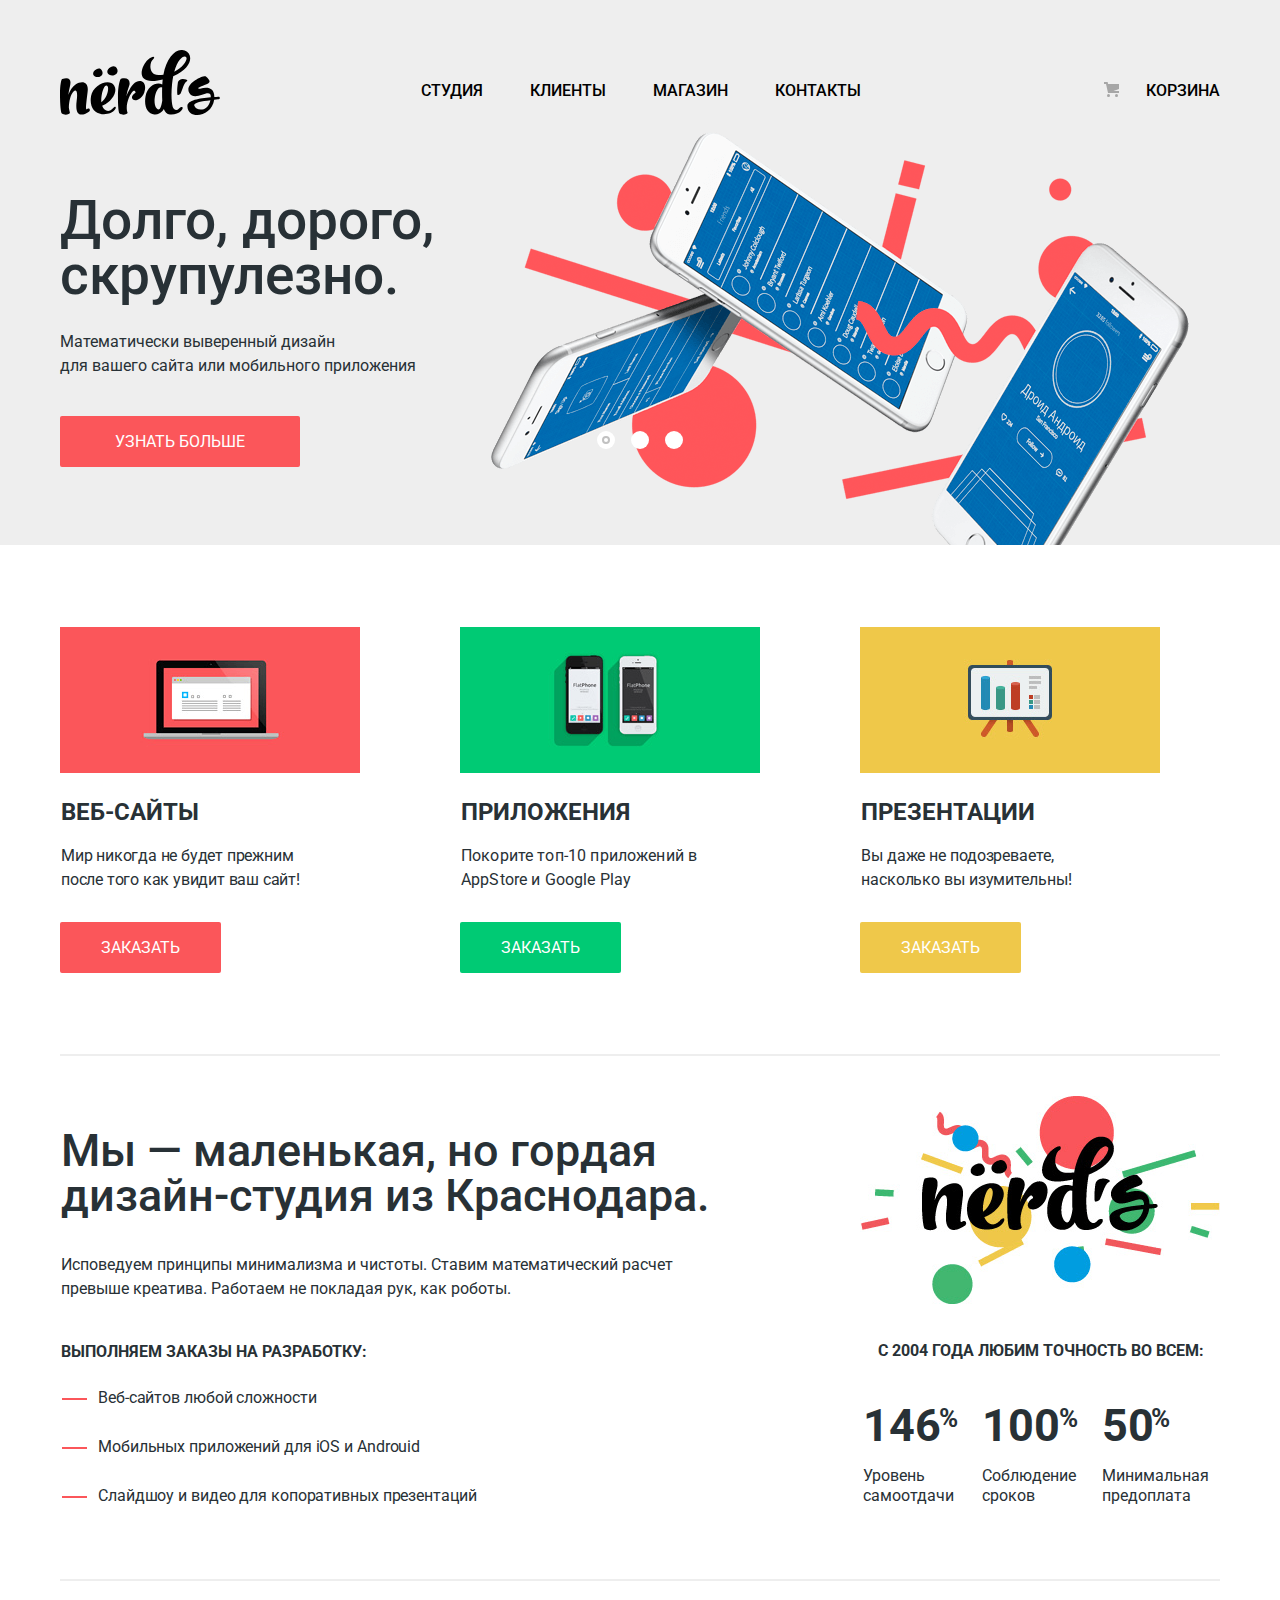
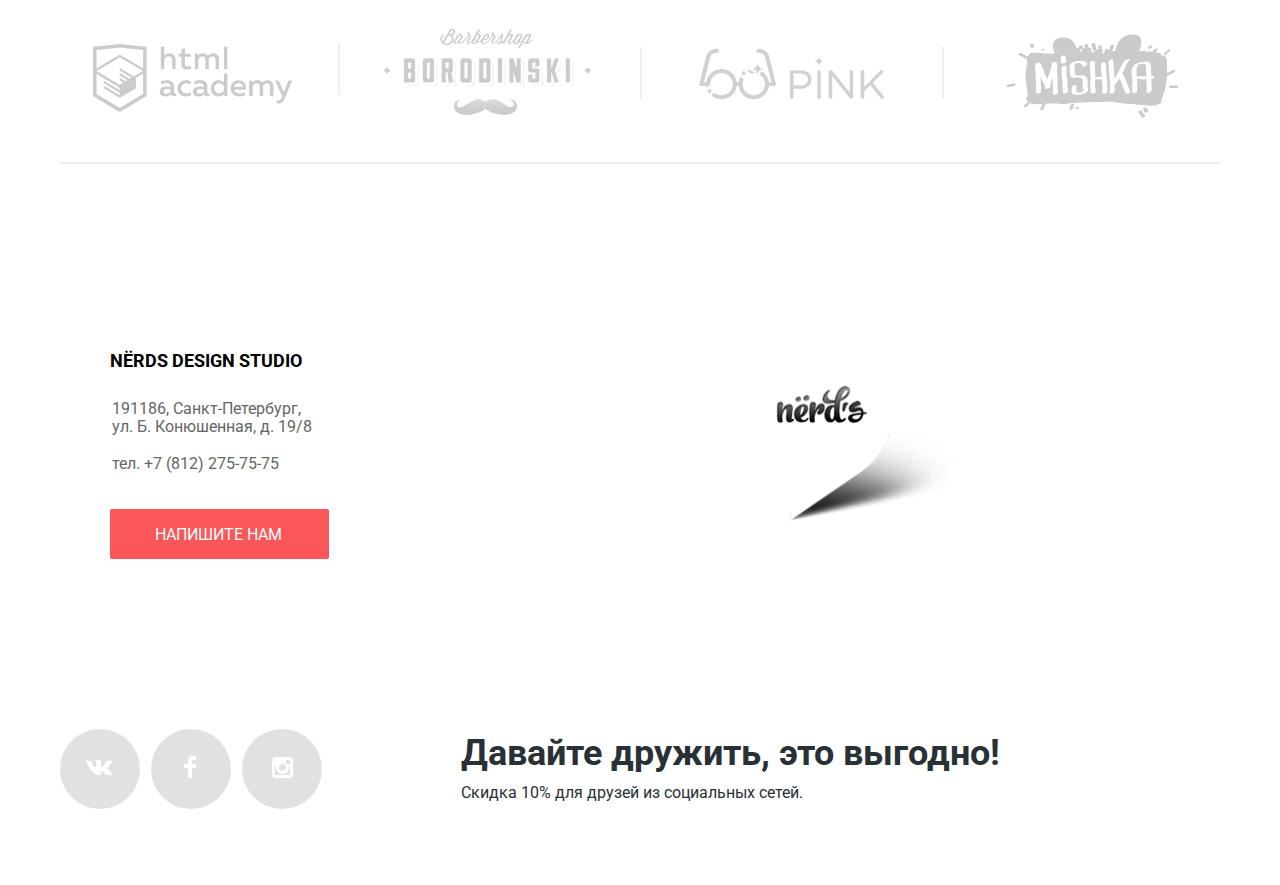
<file: index.html>
<!DOCTYPE html>
<html lang="ru">
  <head>
    <meta charset="utf-8">
    <title>HTML Academy: Нёрдс</title>
    <link href="https://fonts.googleapis.com/css?family=Roboto:400,400i,500,500i,700&amp;subset=cyrillic" rel="stylesheet">
    <link href="css/normalize.min.css" rel="stylesheet">
    <link href="css/style.css" rel="stylesheet">
  </head>
  <body>
    <header class="main-header">
      <nav class="main-navigation">
        <!-- основной флекс блок -->
        <a href="#" class="main-header-logo">
          <img src="img/nerds-logo.svg" width="160" height="65" alt="Лого Nerds">
        </a>
        <ul class="site-navigation">
          <li>
            <a href="#">Студия</a>
          </li>
          <li>
            <a href="#">Клиенты</a>
          </li>
          <li>
            <a href="catalog.html">Магазин</a>
          </li>
          <li>
            <a href="#">Контакты</a>
          </li>
        </ul>
        <ul class="cart-navigation">
          <li>
            <a href="#" class="cart-link">Корзина</a>
          </li>
        </ul>
      </nav>
    </header>
    <main>
      <section class="main-promo">
        <h2 class="visually-hidden">Тизер</h2>
        <div class="container">
          <div class="slide slide01">
            <div class="flex-slogan-text">
              <span class="slogan">Долго, дорого,<br> скрупулезно.</span>
              <p>Математически выверенный дизайн <br>для вашего сайта или мобильного приложения</p>
              <a href="#" class="btn learn-more">Узнать больше</a>
            </div>
            <div class="slider">
              <img src="img/studio/slide1.png" width="698" height="413" alt="Слайд 1" title="Промо слайд 1">
            </div>
          </div>
          <div class="slide slide02 slide-hide">
            <div class="flex-slogan-text">
              <span class="slogan">Любим математику, как никто другой.</span>
              <p>Никакого креатива, только математические формулы для расчета идеальных пропорций</p>
              <a href="#" class="btn learn-more">Узнать больше</a>
            </div>
            <div class="slider">
              <img src="img/studio/slide2.png" width="698" height="413" alt="Слайд 2" title="Промо слайд 2">
            </div>
          </div>
          <div class="slide slide03 slide-hide">
            <div class="flex-slogan-text">
              <span class="slogan">Только ночь, только хардкор.</span>
              <p>Работать днем, как все? Мы против этого. Ближе к полуночи работа только начинается.</p>
              <a href="#" class="btn learn-more">Узнать больше</a>
            </div>
            <div class="slider">
              <img src="img/studio/slide3.png" width="698" height="413" alt="Слайд 3" title="Промо слайд 3">
            </div>
          </div>
        </div>
        <div class="slider-controls">
          <i class="active"></i>
          <i></i>
          <i></i>
        </div>
      </section>
      <section class="offers">
        <div class="offers-container container">
          <!-- основной флекс блок для offers -->
          <div class="offers-item offers-site">
            <img src="img/studio/illustration-1.png" width="300" height="146" alt="Лого Веб-сайты" title="Лого Веб-сайты">
            <h3>Веб-сайты</h3>
            <p>Мир никогда не будет прежним после того как увидит ваш сайт!</p>
            <a href="#" class="btn buy-site">Заказать</a>
          </div>
          <div class="offers-item offers-apps">
            <img src="img/studio/illustration-2.png" width="300" height="146" alt="Лого Приложения" title="Лого Приложения">
            <h3>Приложения</h3>
            <p>Покорите топ-10 приложений в AppStore и Google Play</p>
            <a href="#" class="btn buy-apps">Заказать</a>
          </div>
          <div class="offers-item offers-presentation">
            <img src="img/studio/illustration-3.png" width="300" height="146" alt="Лого Презентации" title="Лого Презентации">
            <h3>Презентации</h3>
            <p>Вы даже не подозреваете, насколько вы изумительны!</p>
            <a href="#" class="btn buy-presentation">Заказать</a>
          </div>
        </div>
      </section>
      <section class="about-company">
        <div class="about-company-container container">
          <!--  основной флекс блок для about-company -->
          <div class="about-company-brief">
            <h3>Мы — маленькая, но гордая дизайн-студия из Краснодара.</h3>
            <p>Исповедуем принципы минимализма и чистоты. Ставим математический расчет превыше креатива. Работаем не покладая рук, как роботы.</p>
            <h4>Выполняем заказы на разработку:</h4>
            <ul class="about-company-list">
              <li class="about-company-brief-item">Веб-сайтов любой сложности</li>
              <li class="about-company-brief-item">Мобильных приложений для iOS и Androuid</li>
              <li class="about-company-brief-item">Слайдшоу и видео для копоративных презентаций</li>
            </ul>
          </div>
          <div class="about-company-stat">
            <img src="img/studio/nerds-illustration.png" width="360" height="208" alt="Лого Информация о компании" title="Лого Информация о компании">
            <table class="our-stat">
              <caption>С 2004 года любим точность во всем:</caption>
              <tr class="table-data-percents">
                <td class="table-data-num">146</td>
                <td class="table-data-num">100</td>
                <td class="table-data-num table-data-num-two">50</td>
              </tr>
              <tr>
                <td class="table-data-text">Уровень самоотдачи</td>
                <td class="table-data-text">Соблюдение сроков</td>
                <td class="table-data-text">Минимальная предоплата</td>
              </tr>
            </table>
          </div>
        </div>
      </section>
      <section class="partners">
        <h2 class="visually-hidden">Партнеры</h2>
        <div class="container">
          <ul class="all-partners-list">
            <li class="partners-list">
              <a href="https://htmlacademy.ru/intensive/htmlcss">
                <img src="img/partners/logo-1.png" width="199" height="68" alt="HTML Academy" title="HTML Academy">
              </a>
            </li>
            <li class="partners-list">
              <a href="#">
                <img src="img/partners/logo-2.png" width="209" height="90" alt="Barbershop Borodinski" title="Barbershop Borodinski">
              </a>
            </li>
            <li class="partners-list">
              <a href="#">
                <img src="img/partners/logo-3.png" width="185" height="52" alt="Pink" title="Pink">
              </a>
            </li>
            <li class="partners-list">
              <a href="#">
                <img src="img/partners/logo-4.png" width="173" height="84" alt="Mishka" title="Mishka">
              </a>
            </li>
          </ul>
        </div>
      </section>
    </main>
    <footer class="footer-whole">
      <iframe src="https://www.google.com/maps/embed?pb=!1m18!1m12!1m3!1d15988.035052576302!2d30.30625044968861!3d59.940365840104974!2m3!1f0!2f0!3f0!3m2!1i1024!2i768!4f13.1!3m3!1m2!1s0x4696310fca5afc31%3A0x5f2ac55f567b2400!2sHTML+Academy!5e0!3m2!1sru!2sua!4v1534090363708"
        height="415" style="width: 100%; border:none" allowfullscreen></iframe>
      <div class="footer-containter container">
        <div class="contact-data">
          <h3 class="contacts"> Nёrds design studio</h3>
          <p class="contact-data-text address">191186, Санкт-Петербург, ул. Б. Конюшенная, д. 19/8</p>
          <p class="contact-data-text">тел. +7 (812) 275-75-75</p>
          <a class="btn" href="write-us.html">Напишите нам</a>
        </div>
        <div class="marker">
          <img src="img/marker.png" width="360" height="190" alt="marker">
        </div>
        <ul class="our-social-net">
          <li class="social-net">
            <a class="vk" href="#">
              <img src="img/vk-icon.svg" width="26" height="15" alt="Vkontakte" title="Мы в Vkontakte">
            </a>
          </li>
          <li class="social-net">
            <a class="fb" href="#">
              <img src="img/fb-icon.svg" width="12" height="22" alt="Facebook" title="Мы в Facebook">
            </a>
          </li>
          <li class="social-net">
            <a class="insta" href="#">
              <img src="img/insta-icon.svg" width="21" height="21" alt="Instagram" title="Мы в Instagram">
            </a>
          </li>
        </ul>
        <div class="footer-text">
          <p class="be-freinds">Давайте дружить, это выгодно!</p>
          <p>Скидка 10% для друзей из социальных сетей.</p>
        </div>
      </div>
    </footer>
    <div class="popup popup-hide container">
      <div class="form-wrap">
        <div class="form-title">
          <h3>Напишите нам</h3>
          <button type="button" class="close-form">
            <span class="visually-hidden">Close</span>
          </button>
        </div>
        <form method="post" action="https://echo.htmlacademy.ru">
          <div class="user-date">
            <label> Ваше имя:
              <input type="text" class="username-popup" id="username" name="username" value="Имя Фамилия">
            </label>
            <label>Ваш e-mail:
              <input type="email" class="useremail-popup" id="useremail" name="useremail" value="email@example.com">
            </label>
          </div>
          <label class="for-textarea">Текст письма:
            <textarea>В свободной форме</textarea>
          </label>
          <input id="usersubmit" type="submit" value="Отправить" class="btn usersubmit-popup">
        </form>
      </div>
    </div>
  </body>
</html>
</file>
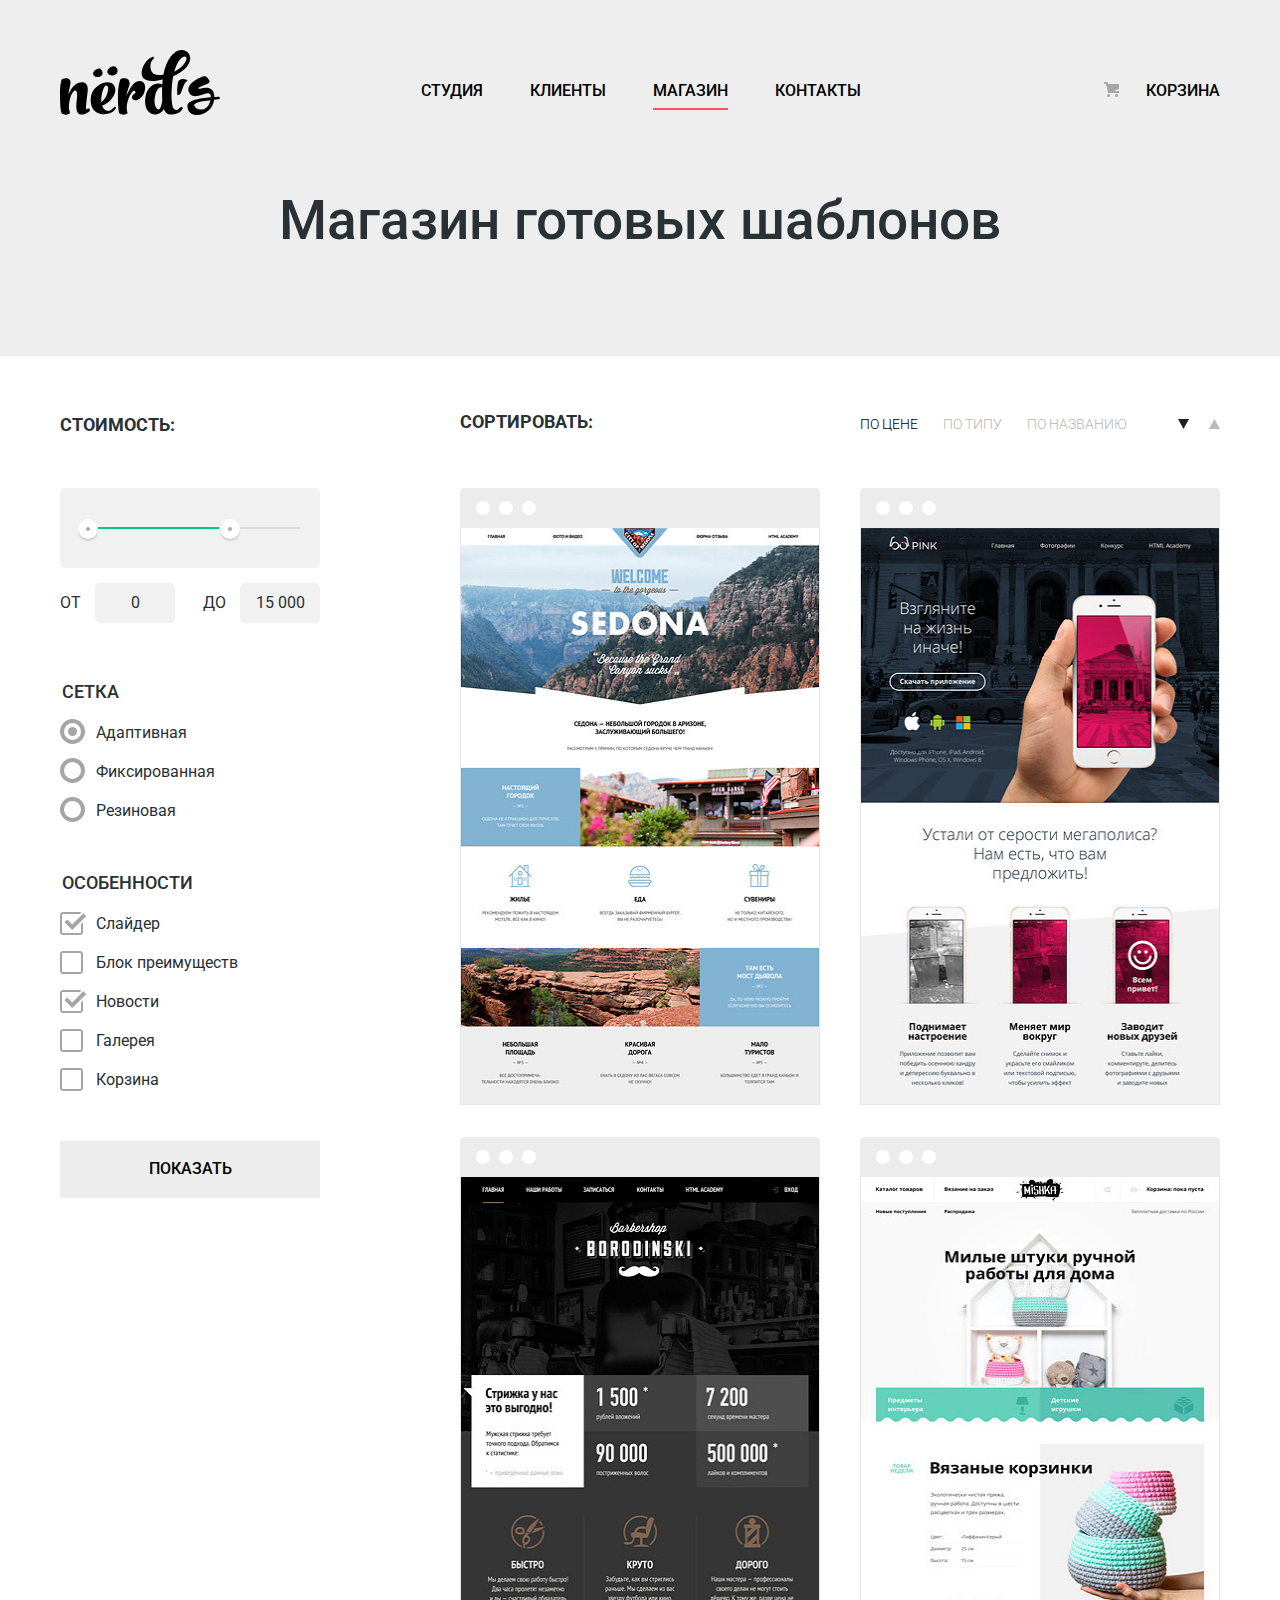
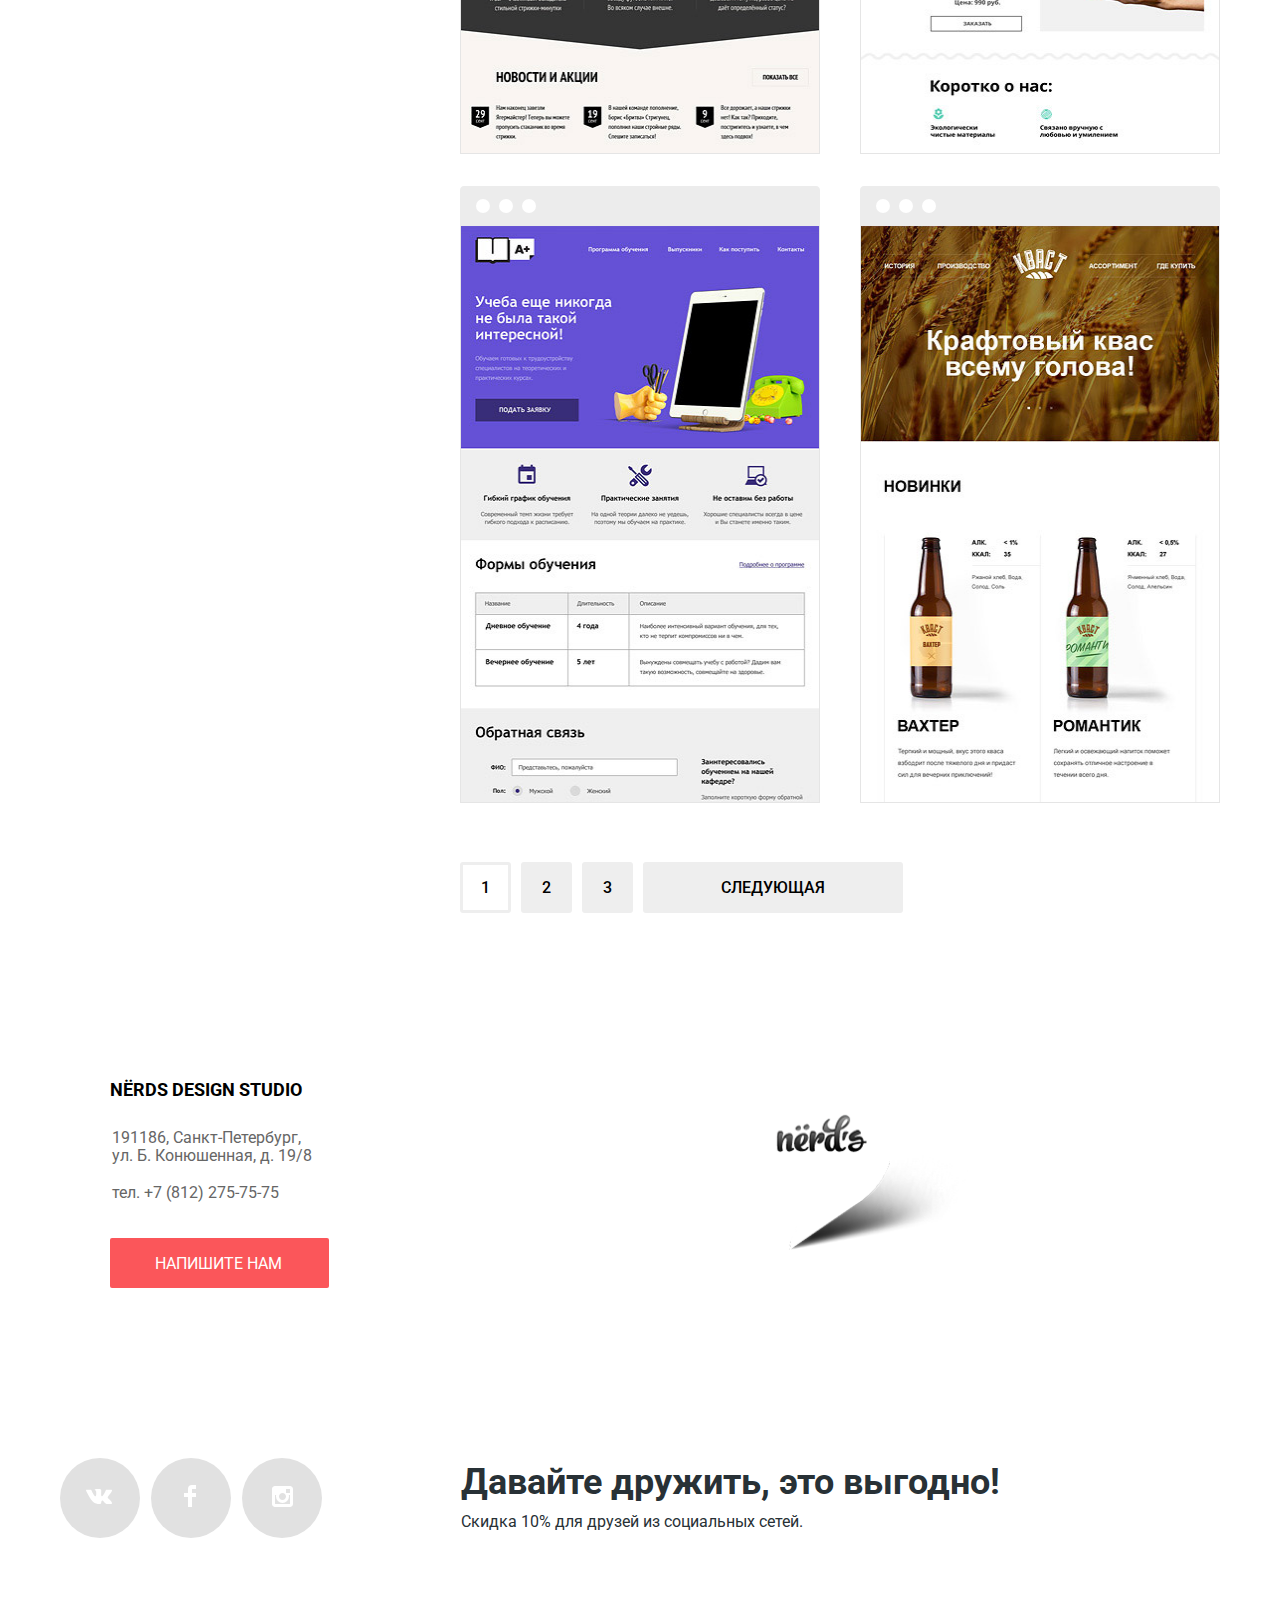
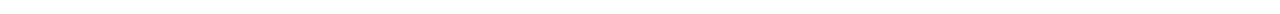
<file: catalog.html>
<!DOCTYPE html>
<html lang="ru">
  <head>
    <meta charset="utf-8">
    <title>HTML Academy: Нёрдс - Магазин </title>
    <link href="https://fonts.googleapis.com/css?family=Roboto:400,400i,500,500i,700&amp;subset=cyrillic" rel="stylesheet">
    <link href="css/normalize.min.css" rel="stylesheet">
    <link href="css/style.css" rel="stylesheet">
  </head>
  <body>
    <header class="main-header">
      <nav class="main-navigation">
        <!-- основной флекс блок -->
        <a class="main-header-logo" href="index.html">
          <img src="img/nerds-logo.svg" width="160" height="65" alt="Лого Nerds">
        </a>
        <ul class="site-navigation">
          <li>
            <a href="#">Студия</a>
          </li>
          <li>
            <a href="#">Клиенты</a>
          </li>
          <li>
            <a href="catalog.html" class="menu-active">Магазин</a>
          </li>
          <li>
            <a href="#">Контакты</a>
          </li>
        </ul>
        <ul class="cart-navigation">
          <li>
            <a href="#" class="cart-link">Корзина</a>
          </li>
        </ul>
      </nav>
    </header>
    <main>
      <div class="name-catalog">
        <h2 class="page-title">Магазин готовых шаблонов</h2>
      </div>
      <section class="result-nav">
        <h2 class="visually-hidden">Навигация каталога</h2>
        <div class="container">
          <div class="result-nav-title result-nav-title-price">
            Стоимость:
          </div>
          <div class="result-nav-title">
            Сортировать:
          </div>
          <div class="result-nav-sort">
            <div class="results-nav-sort-span">
              <a href="#" class="active">По цене</a>
              <a href="#">По типу</a>
              <a href="#">По названию</a>
            </div>
            <div class="results-nav-sort-buttons">
              <a href="#" aria-label="sort-down" class="active">
                <img src="img/icon-down-dir.svg" width="11" height="10" alt="Цена вниз">
              </a>
              <a href="#" aria-label="sort-up">
                <img src="img/icon-up-dir.svg" width="11" height="10" alt="Цена вверх">
              </a>
            </div>
          </div>
        </div>
      </section>
      <section class="catalog">
        <div class="container">
          <div class="filters">
            <h2 class="visually-hidden">Фильтр шаблонов</h2>
            <form method="post" action="https://echo.htmlacademy.ru">
              <fieldset class="filter-item">
                <!-- Группировка элементов формы -->
                <div class="range-filter">
                  <!-- Обертка для фильтра цены -->
                  <div class="range-controls">
                    <!-- Ползунки -->
                    <div class="scale">
                      <!-- Ширина прогресс бара -->
                      <div class="bar"></div><!--  Выбранный диапозон -->
                    </div>
                    <div class="toggle toggle-min"></div>
                    <!-- Ползунок мин -->
                    <div class="toggle toggle-max"></div>
                    <!-- Ползунок макс-->
                  </div>
                  <div class="price-controls">
                    <!-- Ввод цены-->
                    <label class="min-price">от
                      <input name="min-price" type="text" value="0">
                    </label>
                    <!-- Минимальная цена-->
                    <label class="max-price">до
                      <input name="max-price" type="text" value="15 000">
                    </label>
                    <!-- Максимальная цена -->
                  </div>
                </div>
              </fieldset>
              <fieldset class="filter-grid">
                <legend class="filter-uppercase">Сетка</legend>
                <input class="visually-hidden" type="radio" name="layout" id="adaptive" checked>
                <label for="adaptive">Адаптивная</label>
                <input class="visually-hidden" type="radio" name="layout" id="fixed">
                <label for="fixed">Фиксированная</label>
                <input class="visually-hidden" type="radio" name="layout" id="flexible">
                <label for="flexible">Резиновая</label>
              </fieldset>
              <fieldset class="filter-grid">
                <legend class="filter-uppercase">Особенности</legend>
                <input class="visually-hidden" type="checkbox" name="slider" id="slider" checked>
                <label for="slider">Слайдер</label>
                <input class="visually-hidden" type="checkbox" name="block-features" id="block-features">
                <label for="block-features">Блок преимуществ</label>
                <input class="visually-hidden" type="checkbox" name="news" id="news" checked>
                <label for="news">Новости</label>
                <input class="visually-hidden" type="checkbox" name="gallery" id="gallery">
                <label for="gallery">Галерея</label>
                <input class="visually-hidden" type="checkbox" name="cart" id="cart">
                <label for="cart">Корзина</label>
              </fieldset>
              <div class="filter-submit">
                <input type="submit" name="submit" value="Показать">
              </div>
            </form>
          </div>
          <div class="result">
            <h2 class="visually-hidden">Список готовых шаблонов</h2>
            <ul class="catalog-list">
              <li class="catalog-item">
                <img src="img/catalog/img-sedona.jpg" width="358" height="576" alt="Шаблон Sedona" title="Шаблон Sedona">
                <div class="themes-more">
                  <a href="#" class="themes-more-title">Sedona</a>
                  <p class="themes-more-text">Информационный сайт для туристов</p>
                  <button class="btn themes-more-price">9 900 руб.</button>
                </div>
              </li>
              <li class="catalog-item">
                <img src="img/catalog/img-pink.jpg" width="358" height="576" alt="Шаблон Pink" title="Шаблон Pink">
                <div class="themes-more">
                  <a href="#" class="themes-more-title">Pink App</a>
                  <p class="themes-more-text">Продуктовый лендинг приложения для iOS и Android</p>
                  <button class="btn themes-more-price">9 900 руб.</button>
                </div>
              </li>
              <li class="catalog-item">
                <img src="img/catalog/img-barbershop.jpg" width="358" height="576" alt="Шаблон Барбершоп Бородинский" title="Шаблон Барбершоп Бородинский">
                <div class="themes-more">
                  <a href="#" class="themes-more-title">Barbershop</a>
                  <p class="themes-more-text">Сайт красоты. Для мужчин, да.</p>
                  <button class="btn themes-more-price">9 900 руб.</button>
                </div>
              </li>
              <li class="catalog-item">
                <img src="img/catalog/img-mishka.jpg" width="358" height="576" alt="Шаблон Mishka" title="Шаблон Mishka">
                <div class="themes-more">
                  <a href="#" class="themes-more-title">Mishka</a>
                  <p class="themes-more-text">Интернет-магазин вязаных игрушек</p>
                  <button class="btn themes-more-price">9 900 руб.</button>
                </div>
              </li>
              <li class="catalog-item">
                <img src="img/catalog/img-aplus.jpg" width="358" height="576" alt="Шаблон Обучение" title="Шаблон Обучение">
                <div class="themes-more">
                  <a href="#" class="themes-more-title">A Plus</a>
                  <p class="themes-more-text">Лендинг курсов повышения квалификации</p>
                  <button class="btn themes-more-price">9 900 руб.</button>
                </div>
              </li>
              <li class="catalog-item">
                <img src="img/catalog/img-kvast.jpg" width="358" height="576" alt="Шаблон Кваст" title="Шаблон Кваст">
                <div class="themes-more">
                  <a href="#" class="themes-more-title">Кваст</a>
                  <p class="themes-more-text">Промо-сайт производителя крафтового кваса</p>
                  <button class="btn themes-more-price">9 900 руб.</button>
                </div>
              </li>
            </ul>
            <div class="pagination-list">
              <a href="#" class="pagination-item pagination-item-current">1</a>
              <a href="#" class="pagination-item">2</a>
              <a href="#" class="pagination-item">3</a>
              <a href="#" class="pagination-item pagination-item-next">Следующая</a>
            </div>
          </div>
        </div>
      </section>
    </main>
    <footer class="footer-whole footer-whole-inner">
      <iframe src="https://www.google.com/maps/embed?pb=!1m18!1m12!1m3!1d15988.035052576302!2d30.30625044968861!3d59.940365840104974!2m3!1f0!2f0!3f0!3m2!1i1024!2i768!4f13.1!3m3!1m2!1s0x4696310fca5afc31%3A0x5f2ac55f567b2400!2sHTML+Academy!5e0!3m2!1sru!2sua!4v1534090363708"
        height="415" style="border:none; width:100%" allowfullscreen></iframe>
      <div class="footer-containter container">
        <div class="contact-data">
          <h3 class="contacts"> Nёrds design studio</h3>
          <p class="contact-data-text address">191186, Санкт-Петербург, ул. Б. Конюшенная, д. 19/8</p>
          <p class="contact-data-text">тел. +7 (812) 275-75-75</p>
          <a class="btn learn-more" href="write-us.html">Напишите нам</a>
        </div>
        <div class="marker">
          <img src="img/marker.png" width="360" height="190" alt="marker">
        </div>
        <ul class="our-social-net">
          <li class="social-net">
            <a class="vk" href="#">
              <img src="img/vk-icon.svg" width="26" height="15" alt="Vkontakte" title="Мы в Vkontakte">
            </a>
          </li>
          <li class="social-net">
            <a class="fb" href="#">
              <img src="img/fb-icon.svg" width="12" height="22" alt="Facebook" title="Мы в Facebook">
            </a>
          </li>
          <li class="social-net">
            <a class="insta" href="#">
              <img src="img/insta-icon.svg" width="21" height="21" alt="Instagram" title="Мы в Instagram">
            </a>
          </li>
        </ul>
        <div class="footer-text">
          <p class="be-freinds">Давайте дружить, это выгодно!</p>
          <p>Скидка 10% для друзей из социальных сетей.</p>
        </div>
      </div>
    </footer>
  </body>
</html>
</file>
<file: css/style.css>
/* -----     common tags     ----- */

body {
  margin: 0;
  padding: 0;
  background-color: #fff;
  font-family: "Roboto", Arial, sans-serif;
  font-weight: normal;
  font-size: 16px;
  color: #283136;
  text-transform: none;
  line-height: 24px;
}

a {
  text-decoration: none;
}

.container {
  width: 1160px;
  margin: 0 auto;
}

.visually-hidden {
  position: absolute;
  clip: rect(1px 1px 1px 1px);
  clip: rect(1px, 1px, 1px, 1px);
  padding: 0;
  border: 0;
  height: 1px;
  width: 1px;
  overflow: hidden;
}

/* -----     set up display:flex / justify-content: space-between    ----- */

.main-navigation,
.site-navigation,
.offers-container,
.about-company-container,
.all-partners-list,
.catalog .container,
.result-nav .container,
.result-nav-sort,
.our-social-net,
.form-title,
.catalog,
.form-catalog,
.catalog-list {
  display: flex;
  justify-content: space-between;
}

/* -----     navigation panel     ----- */

.main-navigation {
  width: 1160px;
  margin: 0 auto;
  font-weight: 500;
  color: #000;
  text-transform: uppercase;
  line-height: 30px;
}

.site-navigation,
.cart-navigation {
  align-items: center;
  margin-top: 22px;
}

.site-navigation {
  width: 440px;
  padding: 0 44px 0 0px;
}

.main-header {
  padding-top: 50px;
  background-color: #eee;
}

.cart-navigation {
  display: flex;
}

.site-navigation a,
.cart-navigation a {
  color: #000;
}

.site-navigation a:hover,
.site-navigation a:focus,
.cart-navigation a:hover,
.cart-navigation a:focus {
  color: #fb565a;
}

.site-navigation a:active,
.cart-navigation a:active {
  color: #b9b9b9;
}

.cart-navigation li {
  position: relative;
}

.cart-navigation li::before {
  content: "";
  position: absolute;
  width: 15px;
  height: 15px;
  top: 6px;
  left: -42px;
  background-image: url(../img/cart-icon.svg);
}

.main-header-logo:hover img {
  opacity: 0.8;
  cursor: pointer;
}

.main-header-logo:focus img {
  opacity: 0.3;
}

/* -----    section main index page    ----- */

.main-promo {
  position: relative;
  height: 420px;
  background-color: #eee;
}

.site-navigation,
.cart-navigation,
.about-company-list,
.all-partners-list,
.our-social-net,
.catalog-list,
.pagination-list {
  list-style: none;
}

.btn {
  color: #fff;
  text-transform: uppercase;
  padding: 16px 41px;
  border-radius: 2px;
  cursor: pointer;
}

.btn:focus {
  color: rgba(255, 255, 255, 0.5);
}

.learn-more {
  padding: 16px 55px;
}

.learn-more:hover,
.contact-data .btn:hover {
  background-color: #e74246;
}

.learn-more:focus,
.contact-data .btn:focus {
  background-color: #d7373b;
}

.learn-more,
.buy-site {
  color: #fff;
  background-color: #fb565a;
}

.buy-site:hover {
  background-color: #e74246;
}

.buy-site:focus {
  background-color: #d7373b;
}

.buy-apps {
  background-color: #00ca74;
}

.buy-apps:hover {
  background-color: #00bc6c;
}

.buy-apps:focus {
  background-color: #00aa62;
}

.buy-presentation {
  background-color: #efc84a;
}

.buy-presentation:hover {
  background-color: #eab534;
}

.buy-presentation:focus {
  background-color: #e5a722;
}

.flex-slogan-text {
  width: 380px;
  padding-top: 68px;
}

.slogan {
  display: block;
  margin-bottom: 27px;
  font-size: 55px;
  line-height: 55px;
  font-weight: 500;
}

.flex-slogan-text p {
  width: 100%;
  margin-bottom: 52px;
}

.table-data-percents {
  font-weight: bold;
  font-size: 45px;
  margin-bottom: 24px;
}

.table-data-percents tr {
  margin-bottom: 27px;
}

.table-data-num {
  position: relative;
  padding-bottom: 25px;
  padding-top: 4px;
  width: 110px;
}

.table-data-num::after {
  content: "%";
  position: absolute;
  width: 10px;
  height: 10px;
  top: -4px;
  right: 30px;
  font-size: 26px;
  font-weight: 700;
}

.table-data-num-two::after {
  right: 57px;
}

.table-data-text {
  line-height: 20px;
}

.be-freinds {
  font-size: 36px;
  line-height: 36px;
  font-weight: 700;
}

.filter-uppercase {
  font-size: 18px;
  line-height: 18px;
  font-weight: 500;
  text-transform: uppercase;
  margin-bottom: 11px;
}

.name-catalog {
  margin-bottom: 54px;
  background-color: #eee;
  text-align: center;
}

.our-social-net {
  padding-left: 0;
  align-items: center;
}

.social-net a {
  display: block;
  width: 80px;
  height: 80px;
  margin-right: 11px;
  padding-left: 0;
  background-color: #e1e1e1;
  border-radius: 50%;
}

.vk img {
  margin: 31px 0 0 26px;
}

.fb img {
  margin: 27px 0 0 33px;
}

.insta img {
  margin: 28px 0 0 30px;
}

.social-net a:hover {
  background-color: #e74246;
}

.social-net a:focus img {
  opacity: 0.3;
}

/* ----------          main page          ---------- */

.page-title {
  margin: 0;
  padding: 68px 0 108px 0;
  line-height: 55px;
  font-weight: 500;
  font-size: 55px;
}

.offers-container {
  width: 1100px;
  padding: 77px 60px 77px 0;
  border-bottom: 2px solid #eee;
}

.offers-item {
  width: 300px;
  height: 350px;
  padding-top: 5px;
}

.offers-item h3 {
  text-transform: uppercase;
  font-weight: 700;
  font-size: 24px;
  margin: 20px 0 0 1px;
}

.offers-item p {
  margin: 20px 0 44px 1px;
  width: 90%;
  letter-spacing: 0.15px;
}
.offers-site p {
  letter-spacing: -0.2px;
}

.offers-presentation p {
  letter-spacing: -0.1px;
}

.about-company-container {
  padding: 27px 0 46px 0;
  border-bottom: 2px solid #eee;
}

.about-company-brief h3 {
  width: 90%;
  margin-bottom: 35px;
  margin-left: 1px;
  font-size: 45px;
  line-height: 45px;
  font-weight: 500
}

.about-company-brief p {
  width: 80%;
  margin-left: 1px;
  margin-bottom: 39px;
}

.about-company-brief h4 {
  text-transform: uppercase;
  margin-left: 1px;
  margin-bottom: 22px;
}

.about-company-list {
  padding-left: 38px;
}

.about-company-list li {
  position: relative;
  margin-bottom: 25px;
  letter-spacing: -0.1px;
}

.about-company-list li::before {
  content: "";
  position: absolute;
  top: 12px;
  left: -36px;
  width: 25px;
  height: 2px;
  background-color: #fb565a;
}

.about-company-stat {
  padding-top: 13px;
}

.our-stat {
  width: 360px;
  margin-top: 28px;
}

.our-stat caption {
  text-transform: uppercase;
  font-weight: bold;
  margin-bottom: 45px;
  padding-left: 2px;
}

.partners .container {
  border-bottom: 2px solid #eee;
}

.all-partners-list {
  align-items: center;
  margin: 0 auto;
  padding: 42px 0 31px 0;
}

.partners-list {
  position: relative;
  width: 305px;
  height: 100px;
  display: flex;
  align-items: center;
  justify-content: center;
}

.partners-list img {
  opacity: 0.2;
}

.partners-list:hover img {
  opacity: 1;
  cursor: pointer;
}

.partners-list:active img {
  opacity: 0.1;
  cursor: pointer;
}

.partners-list::after {
  content: "";
  position: absolute;
  top: 20px;
  right: -2px;
  width: 2px;
  height: 52px;
  background-color: #eee;
}

.all-partners-list li:first-child {
  padding-top: 8px;
  width: 268px;
  padding-right: 12px;
}

.all-partners-list li:last-child {
  padding-top: 5px;
  width: 258px;
  padding-left: 22px;
}

.all-partners-list li:last-child::after {
  display: none;
}

.footer-containter {
  position: relative;
  display: flex;
  justify-content: flex-start;
  padding: 47px 0 60px 0;
}

.contact-data {
  position: absolute;
  left: 0;
  top: -368px;
  display: flex;
  flex-direction: column;
  padding: 48px 50px 27px 50px;
  width: 219px;
  height: 235px;
  background-color: #fff;
  color: #666;
  line-height: 18px;
}

.contacts {
  font-size: 18px;
  line-height: 30px;
  font-weight: 700;
  text-transform: uppercase;
  color: #000;
  margin: 0 0 24px 0;
  padding: 0;
}

.contact-data-text {
  padding-left: 2px;
}

.contact-data-text {
  margin: 0 0 36px 0;
}

.contact-data-text.address {
  margin: 0 0 19px 0;
  width: 95%;
}

.contact-data .btn {
  padding: 17px 37px 15px 45px;
  color: #fff;
  background-color: #fb565a;
}

.contact-data .btn:focus {
  color: rgba(255, 255, 255, 0.5);
}

.marker {
  width: 360x;
  height: 190px;
  position: absolute;
  top: -335px;
  left: 59.7%;
  background-image: url(../img/marker.png);
  transform: translateX(-40.3%);
}

.footer-text {
  padding-top: 22px;
  padding-left: 128px;
}

.footer-text p {
  margin: 0 0 10px 0;
}

.footer-whole {
  padding-top: 80px;
}

.footer-whole-inner {
  padding-top: 60px;
}

/* -----     slider     ----- */

.slide {
  display: flex;
  justify-content: flex-start;
}

.slide-hide {
  display: none;
}

.slider {
  padding: 7px 0 0 51px;
}

.slider-controls {
  position: absolute;
  left: 50%;
  bottom: 104px;
  z-index: 100;
  width: 160px;
  height: 18px;
  text-align: center;
  font-size: 0;
  transform: translateX(-50%);
}

.slider-controls i {
  position: relative;
  display: inline-block;
  vertical-align: top;
  width: 18px;
  height: 18px;
  padding: 8px;
  border-radius: 50px;
  cursor: pointer;
}

.slider-controls i::after {
  content: "";
  position: absolute;
  top: 8px;
  left: 8px;
  z-index: 1;
  width: 18px;
  height: 18px;
  background-color: #fff;
  border-radius: 50%;
}

.slider-controls .active::before {
  content: "";
  position: absolute;
  top: 50%;
  left: 50%;
  z-index: 2;
  width: 4px;
  height: 4px;
  margin: -4px;
  background-color: inherit;
  border: 2px solid #c1c1c1;
  border-radius: 50%;
}

/* -----     popup menu     ----- */

.popup {
  position: fixed;
  display: flex;
  flex-direction: column;
  top: 50%;
  left: 50%;
  transform: translate(-50%, -50%);
  box-shadow: 0px 20px 40px 0px rgba(0, 0, 0, 0.75);
  z-index: 100;
  box-sizing: border-box;
  width: 960px;
  height: 590px;
  background-color: #fff;
}

.popup-hide {
  display: none;
}

.form-wrap {
  width: 760px;
}

.form-wrap form {
  width: 100%;
}

.form-title {
  margin-left: 100px;
  margin-right: 90px;
}

.form-title h3 {
  display: block;
  width: 90%;
  font-size: 45px;
  line-height: 45px;
}

.close-form {
  position: relative;
  left: 30%;
  width: 21px;
  height: 21px;
  align-self: center;
  background: url(../img/close-cross.svg) no-repeat;
  border: none;
  opacity: 0.3;
}

.close-form:hover {
  opacity: 1;
  cursor: pointer;
}

.close-form:active {
  opacity: 0.1;
}

.username-popup,
.useremail-popup {
  width: 360px;
  height: 50px;
  padding-left: 5px;
  font-size: 16px;
  line-height: 18px;
  opacity: 0.5;
}

.form-wrap textarea {
  width: 755px;
  height: 118px;
  margin-left: 100px;
  margin-bottom: 45px;
  font-size: 16px;
  line-height: 18px;
  padding-left: 5px;
  opacity: 0.5;
}

.usersubmit-popup {
  width: 260px;
  height: 50px;
  margin-left: 100px;
  text-transform: uppercase;
  color: #fff;
  background-color: #fb565a;
  border: 0px;
}

.user-date {
  display: flex;
  justify-content: space-around;
  width: 760px;
  margin-bottom: 60px;
  padding-left: 100px;
}

.user-date label {
  font-weight: bold;
}

.for-textarea {
  font-weight: bold;
  margin-left: 100px;
}

/* -----     catalog page     ----- */

.menu-active {
  position: relative;
}

.menu-active::after {
  content: "";
  position: absolute;
  bottom: -10px;
  left: 0;
  width: 100%;
  height: 2px;
  background-color: #fb565a;
}

.result-nav {
  text-transform: uppercase;
}

.result-nav-title {
  width: 400px;
  font-size: 18px;
  font-weight: 700;
}

.result-nav-sort {
  width: 360px;
  font-size: 14px;
  font-weight: 300;
  padding-top: 2px;
}

.result-nav-sort a {
  background-color: #fff;
  border: none;
  cursor: pointer;
}

.results-nav-sort-span a{
  margin-right: 22px;
  padding: 0;
  text-transform: uppercase;
  cursor: pointer;
}

.results-nav-sort-buttons a{
  padding: 0;
  margin-left: 17px;
}

.results-nav-sort-span a,
.results-nav-sort-buttons a {
  color: #000;
  opacity: 0.3;
}

.results-nav-sort-span a.active,
.results-nav-sort-span a:active,
.results-nav-sort-buttons a.active,
.results-nav-sort-buttons a:active {
  color: #000;
  opacity: 1;
}

.result-nav-sort a:hover,
.result-nav-sort a:hover {
  opacity: 0.5;
}

.filter-submit input {
  width: 100%;
  border: 1px solid#ededed;
  background-color: #ededed;
  text-align: center;
  text-transform: uppercase;
  font-weight: 500;
  padding: 18px 0;
  margin-top: 48px;
  cursor: pointer;
}

.filter-submit input:hover {
  background-color: #dfdfdf;
  border-color: #dfdfdf;
}

.filter-grid {
  border: none;
  padding: 0;
  margin-top: 50px;
  margin-bottom: -5px;
}

.filter-grid label {
  display: block;
  position: relative;
  padding-left: 34px;
  line-height: 42px;
  margin-bottom: -3px;
}

input[type="radio"] + label::before {
  content: "";
  position: absolute;
  width: 17px;
  height: 17px;
  border: 4px solid #a5a5a5;
  top: 7px;
  left: -2px;
  border-radius: 50%;
}

input[type="radio"] + label:hover::before {
  border: 4px solid #000;
}

input[type="radio"]:checked + label::after {
  content: "";
  position: absolute;
  width: 9px;
  height: 9px;
  top: 15px;
  left: 6px;
  border-radius: 50px;
  background-color: #a5a5a5;
}

input[type="radio"]:checked + label:hover::after {
  background-color: #000;
}

input[type="checkbox"] + label::before {
  content: "";
  position: absolute;
  width: 23px;
  height: 23px;
  top: 9px;
  left: -2px;
  opacity: 0.5;
  background-image: url(../img/checkbox-off.svg);
}

input[type="checkbox"] + label:hover::before,
input[type="checkbox"]:checked + label:hover::before {
  opacity: 1;
}

input[type="checkbox"]:checked + label::before {
  width: 27px;
  background-image: url(..//img/checkbox-on.svg);
}

.catalog-list {
  width: 760px;
  flex-wrap: wrap;
  padding-top: 75px;
  margin-bottom: 0;
}

.filters {
  width: 260px;
}

.catalog-item {
  height: 576px;
  margin-bottom: 72px;
  position: relative;
  border-right: 1px solid #e5e5e5;
  border-left: 1px solid #e5e5e5;
  border-bottom: 1px solid #e5e5e5;
}

.catalog-item a {
  display: block;
}

.catalog-item::before {
  content: "";
  position: absolute;
  top: -40px;
  left: -1px;
  height: 40px;
  width: 360px;
  background-color: #fff;
  background-image: url(../img/browser.svg);
  opacity: 0.1;
}

.catalog-item:hover {
  border-right: 1px solid #fff;
  border-left: 1px solid #fff;
  border-bottom: 1px solid #fff;
}

.catalog-item:hover::before {
  opacity: 1;
}

.themes-more {
  background-color: #eee;
  width: 358px;
  display: none;
  flex-direction: column;
  align-items: center;
  position: absolute;
  bottom: 0;
  left: 0;
  padding: 30px 0 47px 0;
}

.themes-more-title {
  color: #000;
  font-size: 18px;
  line-height: 30px;
  font-weight: 700;
  text-align: center;
  text-transform: uppercase;
  margin: 0;
  padding: 0 0 16px 0;
}

.themes-more-text {
  line-height: 18px;
  color: #666;
  text-align: center;
  width: 208px;
  margin: 0 auto 29px auto;
  padding: 0;
}

.themes-more-price {
  margin: 0 auto;
  padding: 13px 60px;
  background-color: #d7373b;
  border: 1px solid #d7373b;
  border-radius: 3px;
}

.catalog-item:hover .themes-more {
  display: flex;
}

.pagination-list {
  display: flex;
  justify-content: flex-start;
  padding-left: 40px;
  margin: -13px auto 0 auto;
  line-height: 18px;
  font-weight: 500;
  text-transform: uppercase;
}

.pagination-item {
  display: flex;
  align-items: center;
  justify-content: center;
  background-color: #eee;
  border: 3px solid #eee;
  color: #000;
  margin-right: 10px;
  width: 45px;
  height: 45px;
  border-radius: 3px;
}

.pagination-item:hover {
  background-color: #dfdfdf;
  border-color: #dfdfdf;
}

.pagination-item-next {
  width: 254px;
}

.pagination-item-current {
  background-color: #fff;
}

/* -----     FILTER catalog     ----- */

.filter-item {
  margin: 0 0 60px 0;
  padding: 0;
  border: none;
}

.range-filter {
  width: 260px;
  margin-top: 51px;
}

.filter-item legend {
  font-size: 18px;
  line-height: 24px;
  text-transform: uppercase;
  font-weight: 700;
}

.range-controls {
  position: relative;
  height: 41px;
  background-color: #f1f1f1;
  border-radius: 5px;
  margin-bottom: 15px;
  padding-top: 39px;
  padding-right: 20px;
  padding-left: 20px;
}

.range-controls .scale {
  height: 2px;
  background: #d7dcde;
}

.range-controls .bar {
  width: 55%;
  height: 2px;
  margin-left: 8%;
  background: #00ca74;
}

.range-controls .toggle {
  position: absolute;
  top: 31px;
  left: 0;
  width: 4px;
  height: 4px;
  padding: 0;
  border: 8px solid #ffffff;
  background-color: #ababab;
  border-radius: 50%;
  box-shadow: 0 2px 1px 0 #cfcfcf;
  cursor: pointer;
}

.range-controls .toggle-min {
  left: 18px;
}

.range-controls .toggle-max {
  left: 160px;
}

.price-controls label {
  display: inline-block;
  width: 50%;
  font-size: 16px;
  text-transform: uppercase;
}

.price-controls {
  font-size: 0;
}

.price-controls input {
  width: 60px;
  padding: 11px 10px;
  margin-left: 10px;
  font-family: Roboto, Arial, sans-serif;
  font-size: 16px;
  text-align: center;
  color: #283136;
  border: none;
  border-radius: 5px;
  background: #f1f1f1;
}

.max-price {
  text-align: right;
}
.result-nav-title-price {
  padding-top: 3px;
}
</file>
